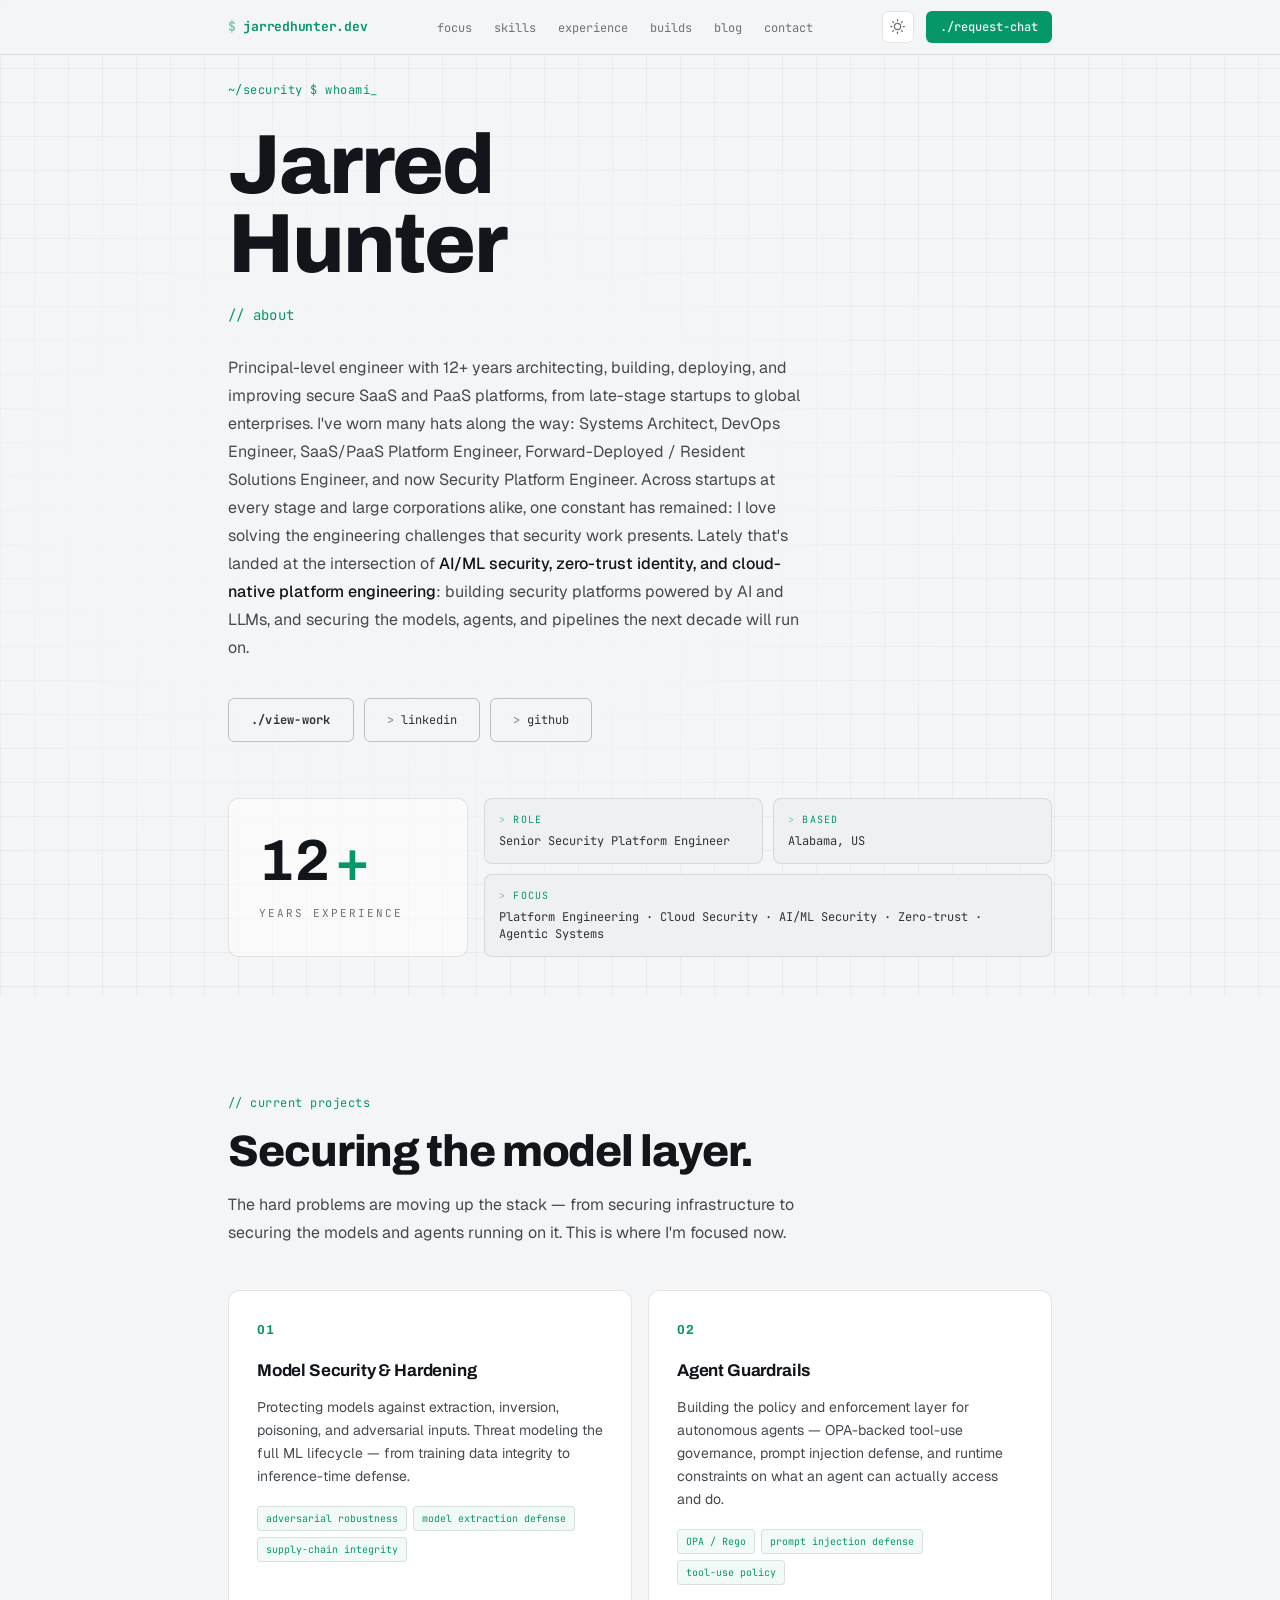
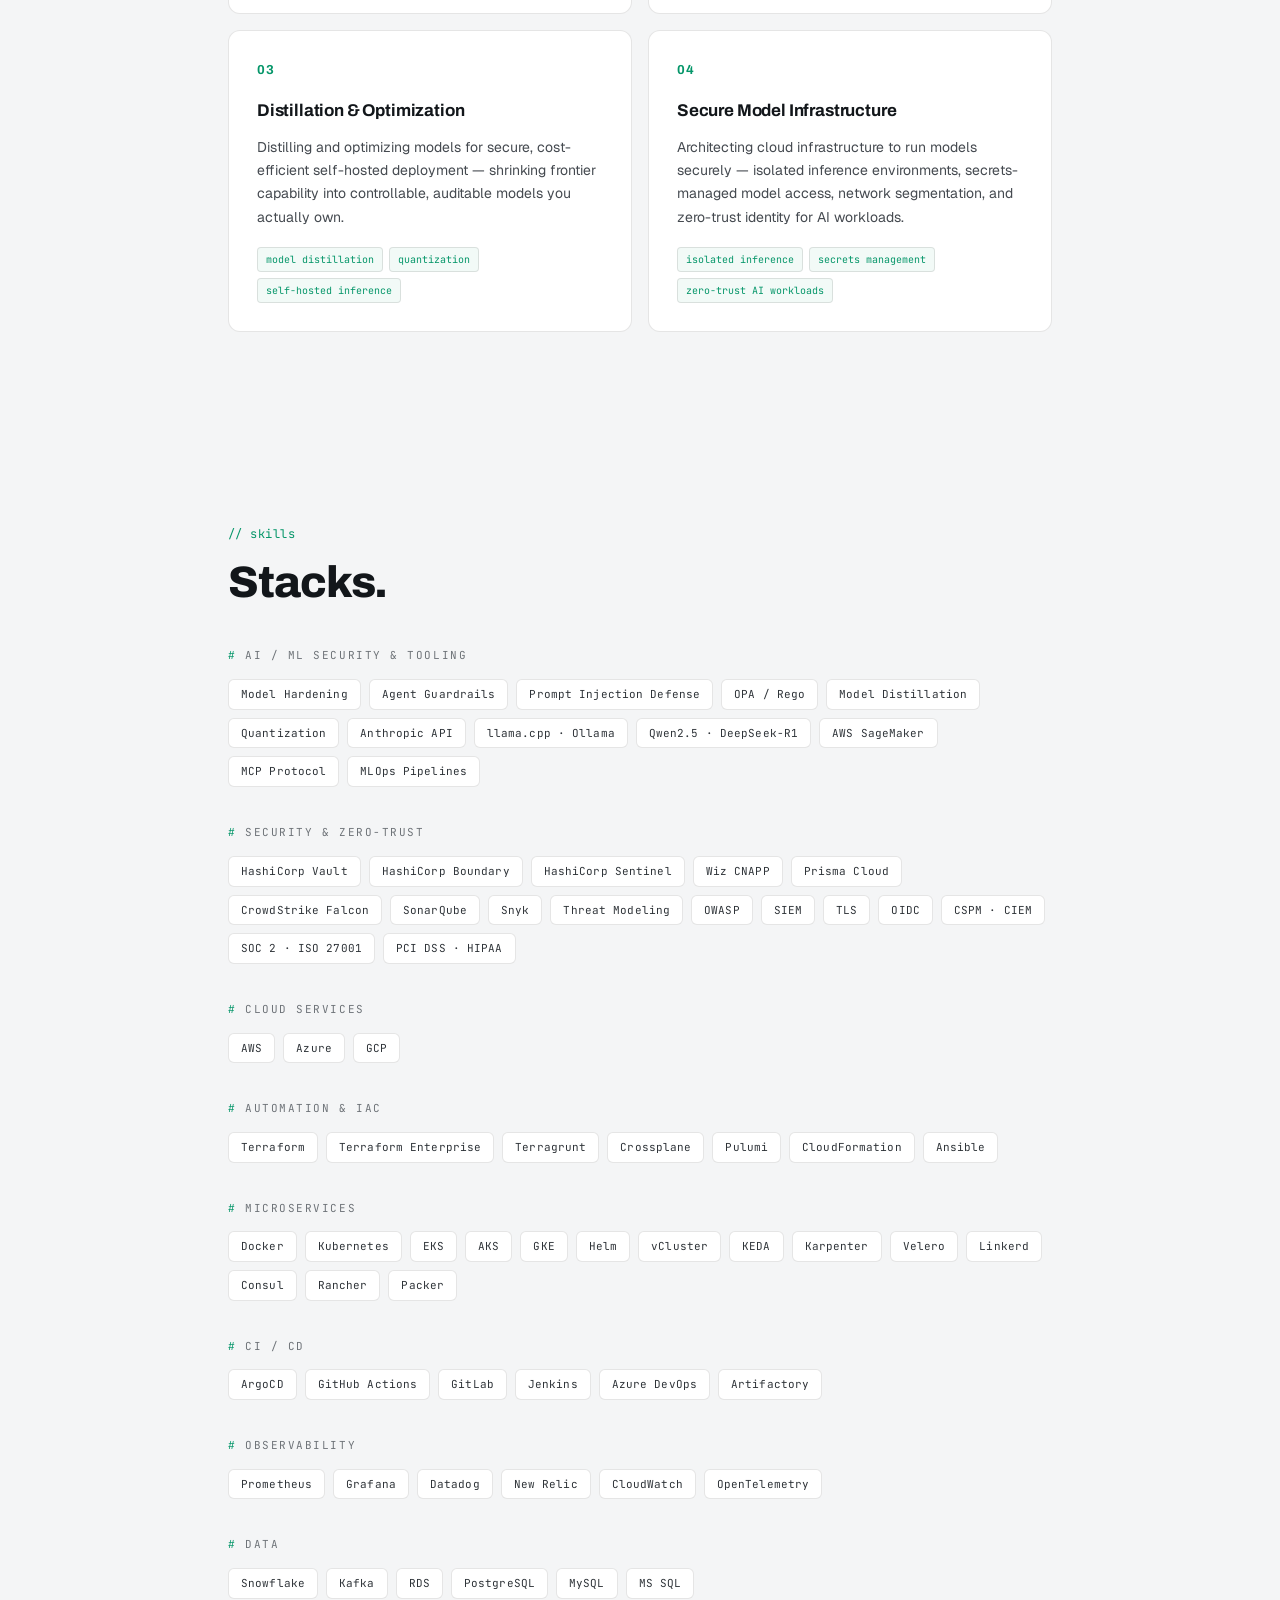
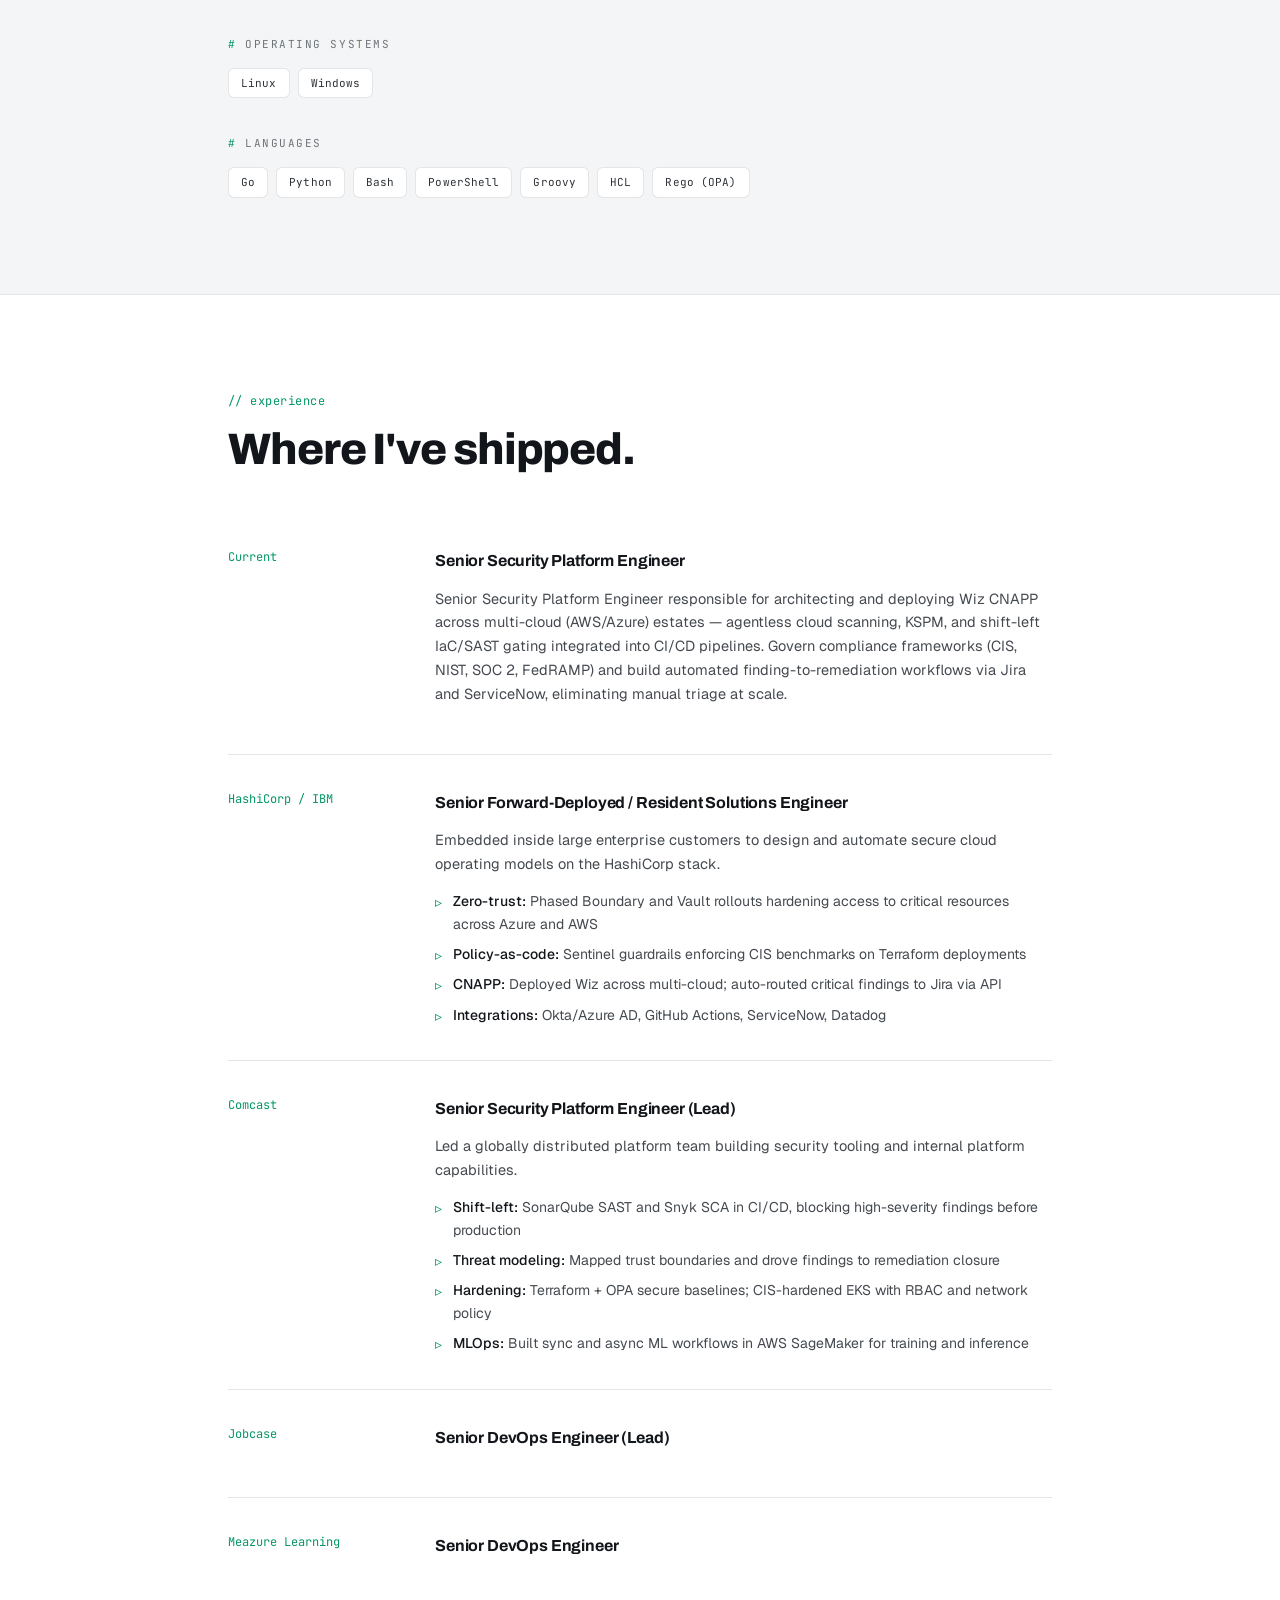
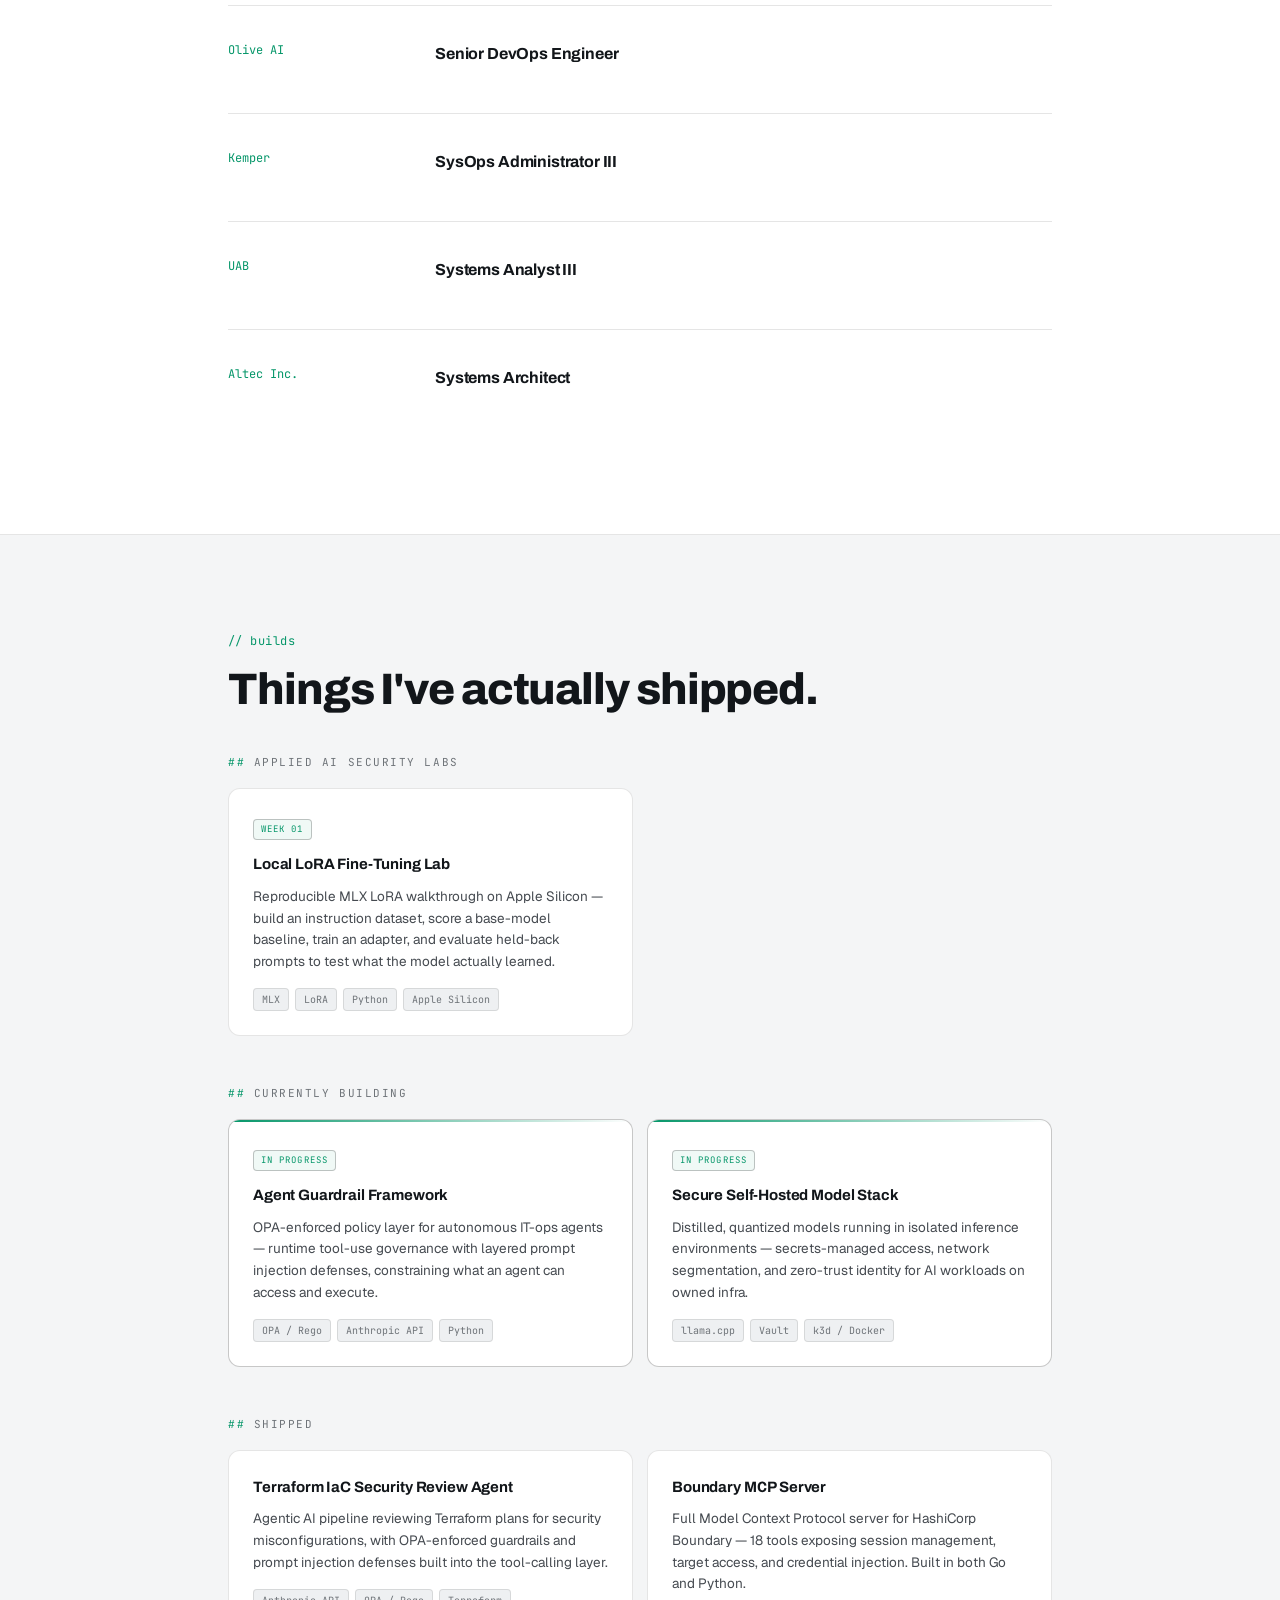
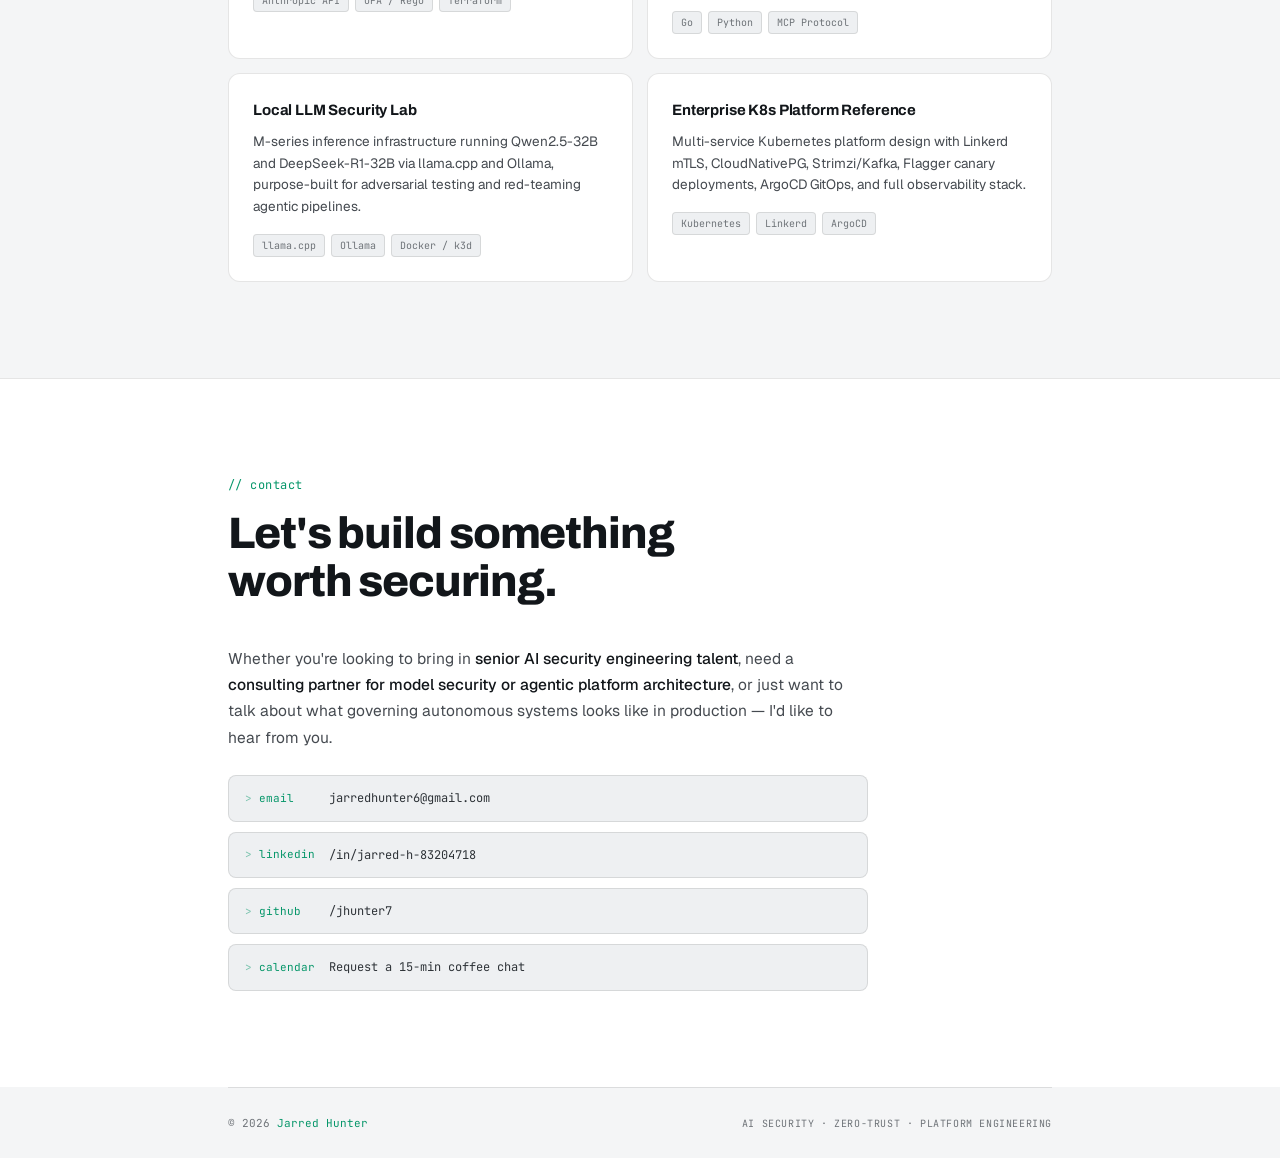
<file: src/index.html>
<!DOCTYPE html>
<html lang="en" data-theme="dark">
<head>
  <meta charset="UTF-8" />
  <meta name="viewport" content="width=device-width, initial-scale=1.0" />
  <title>Jarred Hunter — AI Security &amp; Platform Engineering</title>
  <meta name="description" content="Jarred Hunter — security engineer, securing AI/ML systems: model hardening, agent guardrails, secure model infrastructure, and zero-trust platform engineering." />
  <link rel="sitemap" type="application/xml" title="Sitemap" href="/sitemap.xml" />

  <link rel="preconnect" href="https://fonts.googleapis.com" />
  <link rel="preconnect" href="https://fonts.gstatic.com" crossorigin />
  <link href="https://fonts.googleapis.com/css2?family=Archivo:wght@400;500;600;700;800;900&family=Geist:wght@300;400;500;600&family=JetBrains+Mono:ital,wght@0,400;0,500;0,700;1,400&display=swap" rel="stylesheet" />

  <link rel="stylesheet" href="css/style.css" />
  <script defer src="https://cloud.umami.is/script.js" data-website-id="7b5f57f9-e7fa-4ba4-9820-37300ce57bfb" data-host-url="https://cloud.umami.is" data-domains="jarredhunter.dev,www.jarredhunter.dev"></script>
</head>
<body>

  <!-- ── NAV ── -->
  <nav>
    <div class="nav-inner">
      <a href="#home" class="logo">jarredhunter.dev</a>
      <button class="nav-toggle" id="nav-toggle" type="button" aria-label="Open menu" aria-expanded="false" aria-controls="site-nav">
        <svg width="18" height="18" viewBox="0 0 24 24" fill="none" stroke="currentColor" stroke-width="2" stroke-linecap="round" aria-hidden="true">
          <line x1="3" y1="6" x2="21" y2="6"/><line x1="3" y1="12" x2="21" y2="12"/><line x1="3" y1="18" x2="21" y2="18"/>
        </svg>
      </button>
      <ul class="nav-links" id="site-nav">
        <li><a href="#focus">focus</a></li>
        <li><a href="#technologies">skills</a></li>
        <li><a href="#work-experience">experience</a></li>
        <li><a href="#projects">builds</a></li>
        <li><a href="blog/">blog</a></li>
        <li><a href="#contact">contact</a></li>
      </ul>
      <div class="nav-right">
        <button class="theme-toggle" id="theme-toggle" aria-label="Toggle theme">
          <svg class="icon-moon" width="15" height="15" viewBox="0 0 24 24" fill="none" stroke="currentColor" stroke-width="2" stroke-linecap="round" stroke-linejoin="round"><path d="M21 12.79A9 9 0 1 1 11.21 3 7 7 0 0 0 21 12.79z"/></svg>
          <svg class="icon-sun" width="15" height="15" viewBox="0 0 24 24" fill="none" stroke="currentColor" stroke-width="2" stroke-linecap="round" stroke-linejoin="round"><circle cx="12" cy="12" r="5"/><line x1="12" y1="1" x2="12" y2="3"/><line x1="12" y1="21" x2="12" y2="23"/><line x1="4.22" y1="4.22" x2="5.64" y2="5.64"/><line x1="18.36" y1="18.36" x2="19.78" y2="19.78"/><line x1="1" y1="12" x2="3" y2="12"/><line x1="21" y1="12" x2="23" y2="12"/><line x1="4.22" y1="19.78" x2="5.64" y2="18.36"/><line x1="18.36" y1="5.64" x2="19.78" y2="4.22"/></svg>
        </button>
        <a href="https://cal.com/jhunter7/" class="nav-cta" target="_blank" rel="noopener">./request-chat</a>
      </div>
    </div>
  </nav>

  <!-- ── HERO ── -->
  <section id="home">
    <div class="container hero-content">
      <div class="prompt">~/security $ whoami<span class="cursor">_</span></div>
      <h1 class="hero-name">Jarred<br />Hunter</h1>
      <div class="hero-sub">about</div>
      <p class="hero-desc">
        Principal-level engineer with 12+ years architecting, building, deploying, and improving secure SaaS and PaaS platforms, from late-stage startups to global enterprises. I've worn many hats along the way: Systems Architect, DevOps Engineer,
        SaaS/PaaS Platform Engineer, Forward-Deployed / Resident Solutions Engineer, and now Security Platform Engineer.
        Across startups at every stage and large corporations alike, one constant has remained: I love solving the
        engineering challenges that security work presents. Lately that's landed at the intersection of <strong>AI/ML
        security, zero-trust identity, and cloud-native platform engineering</strong>: building security platforms
        powered by AI and LLMs, and securing the models, agents, and pipelines the next decade will run on.
      </p>
      <div class="hero-actions">
        <a href="#focus" class="btn-primary">./view-work</a>
        <a href="https://www.linkedin.com/in/jarred-h-83204718/" class="btn-ghost" target="_blank" rel="noopener">linkedin</a>
        <a href="https://github.com/jhunter7/" class="btn-ghost" target="_blank" rel="noopener">github</a>
      </div>
      <div class="hero-meta-row">
        <div class="hero-stat">
          <div class="stat-num">12<span>+</span></div>
          <div class="stat-label">Years Experience</div>
        </div>
        <div class="hero-meta">
          <div class="meta-card">
            <div class="meta-k">role</div>
            <div class="meta-v">Senior Security Platform Engineer</div>
          </div>
          <div class="meta-card">
            <div class="meta-k">based</div>
            <div class="meta-v">Alabama, US</div>
          </div>
          <div class="meta-card meta-card-wide">
            <div class="meta-k">focus</div>
            <div class="meta-v">Platform Engineering · Cloud Security · AI/ML Security · Zero-trust · Agentic Systems</div>
          </div>
        </div>
      </div>
    </div>
  </section>

  <!-- ── FOCUS (forward-looking) ── -->
  <section id="focus">
    <div class="container">
      <p class="section-tag reveal">// current projects</p>
      <h2 class="section-heading reveal">Securing the model layer.</h2>
      <p class="focus-intro reveal">
        The hard problems are moving up the stack — from securing infrastructure to securing the models and agents
        running on it. This is where I'm focused now.
      </p>
      <div class="focus-grid reveal">

        <div class="focus-card">
          <div class="focus-num">01</div>
          <div class="focus-title">Model Security &amp; Hardening</div>
          <p class="focus-desc">
            Protecting models against extraction, inversion, poisoning, and adversarial inputs.
            Threat modeling the full ML lifecycle — from training data integrity to inference-time defense.
          </p>
          <div class="focus-tags">
            <span>adversarial robustness</span><span>model extraction defense</span><span>supply-chain integrity</span>
          </div>
        </div>

        <div class="focus-card">
          <div class="focus-num">02</div>
          <div class="focus-title">Agent Guardrails</div>
          <p class="focus-desc">
            Building the policy and enforcement layer for autonomous agents — OPA-backed tool-use governance,
            prompt injection defense, and runtime constraints on what an agent can actually access and do.
          </p>
          <div class="focus-tags">
            <span>OPA / Rego</span><span>prompt injection defense</span><span>tool-use policy</span>
          </div>
        </div>

        <div class="focus-card">
          <div class="focus-num">03</div>
          <div class="focus-title">Distillation &amp; Optimization</div>
          <p class="focus-desc">
            Distilling and optimizing models for secure, cost-efficient self-hosted deployment — shrinking
            frontier capability into controllable, auditable models you actually own.
          </p>
          <div class="focus-tags">
            <span>model distillation</span><span>quantization</span><span>self-hosted inference</span>
          </div>
        </div>

        <div class="focus-card">
          <div class="focus-num">04</div>
          <div class="focus-title">Secure Model Infrastructure</div>
          <p class="focus-desc">
            Architecting cloud infrastructure to run models securely — isolated inference environments,
            secrets-managed model access, network segmentation, and zero-trust identity for AI workloads.
          </p>
          <div class="focus-tags">
            <span>isolated inference</span><span>secrets management</span><span>zero-trust AI workloads</span>
          </div>
        </div>

      </div>
    </div>
  </section>

  <!-- ── SKILLS ── -->
  <section id="technologies">
    <div class="container">
      <p class="section-tag reveal">// skills</p>
      <h2 class="section-heading reveal">Stacks.</h2>
      <div class="skills-categories reveal">

        <div class="skill-block">
          <p class="skill-category-label">AI / ML Security &amp; Tooling</p>
          <div class="skill-pills">
            <span class="pill">Model Hardening</span>
            <span class="pill">Agent Guardrails</span>
            <span class="pill">Prompt Injection Defense</span>
            <span class="pill">OPA / Rego</span>
            <span class="pill">Model Distillation</span>
            <span class="pill">Quantization</span>
            <span class="pill">Anthropic API</span>
            <span class="pill">llama.cpp · Ollama</span>
            <span class="pill">Qwen2.5 · DeepSeek-R1</span>
            <span class="pill">AWS SageMaker</span>
            <span class="pill">MCP Protocol</span>
            <span class="pill">MLOps Pipelines</span>
          </div>
        </div>

        <div class="skill-block">
          <p class="skill-category-label">Security &amp; Zero-Trust</p>
          <div class="skill-pills">
            <span class="pill">HashiCorp Vault</span>
            <span class="pill">HashiCorp Boundary</span>
            <span class="pill">HashiCorp Sentinel</span>
            <span class="pill">Wiz CNAPP</span>
            <span class="pill">Prisma Cloud</span>
            <span class="pill">CrowdStrike Falcon</span>
            <span class="pill">SonarQube</span>
            <span class="pill">Snyk</span>
            <span class="pill">Threat Modeling</span>
            <span class="pill">OWASP</span>
            <span class="pill">SIEM</span>
            <span class="pill">TLS</span>
            <span class="pill">OIDC</span>
            <span class="pill">CSPM · CIEM</span>
            <span class="pill">SOC 2 · ISO 27001</span>
            <span class="pill">PCI DSS · HIPAA</span>
          </div>
        </div>

        <div class="skill-block">
          <p class="skill-category-label">Cloud Services</p>
          <div class="skill-pills">
            <span class="pill">AWS</span>
            <span class="pill">Azure</span>
            <span class="pill">GCP</span>
          </div>
        </div>

        <div class="skill-block">
          <p class="skill-category-label">Automation &amp; IaC</p>
          <div class="skill-pills">
            <span class="pill">Terraform</span>
            <span class="pill">Terraform Enterprise</span>
            <span class="pill">Terragrunt</span>
            <span class="pill">Crossplane</span>
            <span class="pill">Pulumi</span>
            <span class="pill">CloudFormation</span>
            <span class="pill">Ansible</span>
          </div>
        </div>

        <div class="skill-block">
          <p class="skill-category-label">Microservices</p>
          <div class="skill-pills">
            <span class="pill">Docker</span>
            <span class="pill">Kubernetes</span>
            <span class="pill">EKS</span>
            <span class="pill">AKS</span>
            <span class="pill">GKE</span>
            <span class="pill">Helm</span>
            <span class="pill">vCluster</span>
            <span class="pill">KEDA</span>
            <span class="pill">Karpenter</span>
            <span class="pill">Velero</span>
            <span class="pill">Linkerd</span>
            <span class="pill">Consul</span>
            <span class="pill">Rancher</span>
            <span class="pill">Packer</span>
          </div>
        </div>

        <div class="skill-block">
          <p class="skill-category-label">CI / CD</p>
          <div class="skill-pills">
            <span class="pill">ArgoCD</span>
            <span class="pill">GitHub Actions</span>
            <span class="pill">GitLab</span>
            <span class="pill">Jenkins</span>
            <span class="pill">Azure DevOps</span>
            <span class="pill">Artifactory</span>
          </div>
        </div>

        <div class="skill-block">
          <p class="skill-category-label">Observability</p>
          <div class="skill-pills">
            <span class="pill">Prometheus</span>
            <span class="pill">Grafana</span>
            <span class="pill">Datadog</span>
            <span class="pill">New Relic</span>
            <span class="pill">CloudWatch</span>
            <span class="pill">OpenTelemetry</span>
          </div>
        </div>

        <div class="skill-block">
          <p class="skill-category-label">Data</p>
          <div class="skill-pills">
            <span class="pill">Snowflake</span>
            <span class="pill">Kafka</span>
            <span class="pill">RDS</span>
            <span class="pill">PostgreSQL</span>
            <span class="pill">MySQL</span>
            <span class="pill">MS SQL</span>
          </div>
        </div>

        <div class="skill-block">
          <p class="skill-category-label">Operating Systems</p>
          <div class="skill-pills">
            <span class="pill">Linux</span>
            <span class="pill">Windows</span>
          </div>
        </div>

        <div class="skill-block">
          <p class="skill-category-label">Languages</p>
          <div class="skill-pills">
            <span class="pill">Go</span>
            <span class="pill">Python</span>
            <span class="pill">Bash</span>
            <span class="pill">PowerShell</span>
            <span class="pill">Groovy</span>
            <span class="pill">HCL</span>
            <span class="pill">Rego (OPA)</span>
          </div>
        </div>

      </div>
    </div>
  </section>

  <!-- ── EXPERIENCE ── -->
  <section id="work-experience">
    <div class="container">
      <p class="section-tag reveal">// experience</p>
      <h2 class="section-heading reveal">Where I've shipped.</h2>
      <div class="timeline">

        <div class="timeline-item reveal">
          <div class="timeline-meta">
            <div class="timeline-company">Current</div>
          </div>
          <div class="timeline-body">
            <div class="timeline-role">Senior Security Platform Engineer</div>
            <p class="timeline-desc">Senior Security Platform Engineer responsible for architecting and deploying Wiz CNAPP across multi-cloud (AWS/Azure) estates — agentless cloud scanning, KSPM, and shift-left IaC/SAST gating integrated into CI/CD pipelines.
              Govern compliance frameworks (CIS, NIST, SOC 2, FedRAMP) and build automated finding-to-remediation workflows via Jira and ServiceNow, eliminating manual triage at scale.</p>
          </div>
        </div>

        <div class="timeline-item reveal">
          <div class="timeline-meta">
            <div class="timeline-company">HashiCorp / IBM</div>
          </div>
          <div class="timeline-body">
            <div class="timeline-role">Senior Forward-Deployed / Resident Solutions Engineer</div>
            <p class="timeline-desc">Embedded inside large enterprise customers to design and automate secure cloud operating models on the HashiCorp stack.</p>
            <ul class="timeline-bullets">
              <li><strong>Zero-trust:</strong> Phased Boundary and Vault rollouts hardening access to critical resources across Azure and AWS</li>
              <li><strong>Policy-as-code:</strong> Sentinel guardrails enforcing CIS benchmarks on Terraform deployments</li>
              <li><strong>CNAPP:</strong> Deployed Wiz across multi-cloud; auto-routed critical findings to Jira via API</li>
              <li><strong>Integrations:</strong> Okta/Azure AD, GitHub Actions, ServiceNow, Datadog</li>
            </ul>
          </div>
        </div>

        <div class="timeline-item reveal">
          <div class="timeline-meta">
            <div class="timeline-company">Comcast</div>
          </div>
          <div class="timeline-body">
            <div class="timeline-role">Senior Security Platform Engineer (Lead)</div>
            <p class="timeline-desc">Led a globally distributed platform team building security tooling and internal platform capabilities.</p>
            <ul class="timeline-bullets">
              <li><strong>Shift-left:</strong> SonarQube SAST and Snyk SCA in CI/CD, blocking high-severity findings before production</li>
              <li><strong>Threat modeling:</strong> Mapped trust boundaries and drove findings to remediation closure</li>
              <li><strong>Hardening:</strong> Terraform + OPA secure baselines; CIS-hardened EKS with RBAC and network policy</li>
              <li><strong>MLOps:</strong> Built sync and async ML workflows in AWS SageMaker for training and inference</li>
            </ul>
          </div>
        </div>

        <div class="timeline-item reveal">
          <div class="timeline-meta">
            <div class="timeline-company">Jobcase</div>
          </div>
          <div class="timeline-body">
            <div class="timeline-role">Senior DevOps Engineer (Lead)</div>
          </div>
        </div>

        <div class="timeline-item reveal">
          <div class="timeline-meta">
            <div class="timeline-company">Meazure Learning</div>
          </div>
          <div class="timeline-body">
            <div class="timeline-role">Senior DevOps Engineer</div>
          </div>
        </div>

        <div class="timeline-item reveal">
          <div class="timeline-meta">
            <div class="timeline-company">Olive AI</div>
          </div>
          <div class="timeline-body">
            <div class="timeline-role">Senior DevOps Engineer</div>
          </div>
        </div>

        <div class="timeline-item reveal">
          <div class="timeline-meta">
            <div class="timeline-company">Kemper</div>
          </div>
          <div class="timeline-body">
            <div class="timeline-role">SysOps Administrator III</div>
          </div>
        </div>

        <div class="timeline-item reveal">
          <div class="timeline-meta">
            <div class="timeline-company">UAB</div>
          </div>
          <div class="timeline-body">
            <div class="timeline-role">Systems Analyst III</div>
          </div>
        </div>

        <div class="timeline-item reveal">
          <div class="timeline-meta">
            <div class="timeline-company">Altec Inc.</div>
          </div>
          <div class="timeline-body">
            <div class="timeline-role">Systems Architect</div>
          </div>
        </div>

      </div>
    </div>
  </section>

  <!-- ── PROJECTS / BUILDS ── -->
  <section id="projects">
    <div class="container">
      <p class="section-tag reveal">// builds</p>
      <h2 class="section-heading reveal">Things I've actually shipped.</h2>

      <p class="builds-subhead reveal">Applied AI Security Labs</p>
      <div class="projects-grid reveal">

        <a href="https://github.com/jhunter7/applied-ai-security-labs/tree/main/week-01-local-lora" class="project-card" target="_blank" rel="noopener">
          <div class="building-tag">week 01</div>
          <div class="project-name">Local LoRA Fine-Tuning Lab</div>
          <div class="project-desc">Reproducible MLX LoRA walkthrough on Apple Silicon — build an instruction dataset, score a base-model baseline, train an adapter, and evaluate held-back prompts to test what the model actually learned.</div>
          <div class="project-tags"><span class="project-tag">MLX</span><span class="project-tag">LoRA</span><span class="project-tag">Python</span><span class="project-tag">Apple Silicon</span></div>
        </a>

      </div>

      <p class="builds-subhead reveal" style="margin-top:48px;">Currently building</p>
      <div class="projects-grid reveal">

        <a href="https://github.com/jhunter7/" class="project-card building" target="_blank" rel="noopener">
          <div class="building-tag">in progress</div>
          <div class="project-name">Agent Guardrail Framework</div>
          <div class="project-desc">OPA-enforced policy layer for autonomous IT-ops agents — runtime tool-use governance with layered prompt injection defenses, constraining what an agent can access and execute.</div>
          <div class="project-tags"><span class="project-tag">OPA / Rego</span><span class="project-tag">Anthropic API</span><span class="project-tag">Python</span></div>
        </a>

        <a href="https://github.com/jhunter7/" class="project-card building" target="_blank" rel="noopener">
          <div class="building-tag">in progress</div>
          <div class="project-name">Secure Self-Hosted Model Stack</div>
          <div class="project-desc">Distilled, quantized models running in isolated inference environments — secrets-managed access, network segmentation, and zero-trust identity for AI workloads on owned infra.</div>
          <div class="project-tags"><span class="project-tag">llama.cpp</span><span class="project-tag">Vault</span><span class="project-tag">k3d / Docker</span></div>
        </a>

      </div>

      <p class="builds-subhead reveal" style="margin-top:48px;">Shipped</p>
      <div class="projects-grid reveal">

        <a href="https://github.com/jhunter7/" class="project-card" target="_blank" rel="noopener">
          <div class="project-name">Terraform IaC Security Review Agent</div>
          <div class="project-desc">Agentic AI pipeline reviewing Terraform plans for security misconfigurations, with OPA-enforced guardrails and prompt injection defenses built into the tool-calling layer.</div>
          <div class="project-tags"><span class="project-tag">Anthropic API</span><span class="project-tag">OPA / Rego</span><span class="project-tag">Terraform</span></div>
        </a>

        <a href="https://github.com/jhunter7/" class="project-card" target="_blank" rel="noopener">
          <div class="project-name">Boundary MCP Server</div>
          <div class="project-desc">Full Model Context Protocol server for HashiCorp Boundary — 18 tools exposing session management, target access, and credential injection. Built in both Go and Python.</div>
          <div class="project-tags"><span class="project-tag">Go</span><span class="project-tag">Python</span><span class="project-tag">MCP Protocol</span></div>
        </a>

        <a href="https://github.com/jhunter7/" class="project-card" target="_blank" rel="noopener">
          <div class="project-name">Local LLM Security Lab</div>
          <div class="project-desc">M-series inference infrastructure running Qwen2.5-32B and DeepSeek-R1-32B via llama.cpp and Ollama, purpose-built for adversarial testing and red-teaming agentic pipelines.</div>
          <div class="project-tags"><span class="project-tag">llama.cpp</span><span class="project-tag">Ollama</span><span class="project-tag">Docker / k3d</span></div>
        </a>

        <a href="https://github.com/jhunter7/" class="project-card" target="_blank" rel="noopener">
          <div class="project-name">Enterprise K8s Platform Reference</div>
          <div class="project-desc">Multi-service Kubernetes platform design with Linkerd mTLS, CloudNativePG, Strimzi/Kafka, Flagger canary deployments, ArgoCD GitOps, and full observability stack.</div>
          <div class="project-tags"><span class="project-tag">Kubernetes</span><span class="project-tag">Linkerd</span><span class="project-tag">ArgoCD</span></div>
        </a>

      </div>
    </div>
  </section>

  <!-- ── CONTACT ── -->
  <section id="contact">
    <div class="container">
      <p class="section-tag reveal">// contact</p>
      <h2 class="section-heading reveal">Let's build something<br />worth securing.</h2>
      <div class="contact-grid reveal">
        <p class="contact-lede">
          Whether you're looking to bring in <strong>senior AI security engineering talent</strong>,
          need a <strong>consulting partner for model security or agentic platform architecture</strong>,
          or just want to talk about what governing autonomous systems looks like in production — I'd like to hear from you.
        </p>
        <div class="contact-links">
          <a href="mailto:jarredhunter6@gmail.com" class="contact-link"><span class="ck">email</span>jarredhunter6@gmail.com</a>
          <a href="https://www.linkedin.com/in/jarred-h-83204718/" class="contact-link" target="_blank" rel="noopener"><span class="ck">linkedin</span>/in/jarred-h-83204718</a>
          <a href="https://github.com/jhunter7/" class="contact-link" target="_blank" rel="noopener"><span class="ck">github</span>/jhunter7</a>
          <a href="https://cal.com/jhunter7/" class="contact-link" target="_blank" rel="noopener"><span class="ck">calendar</span>Request a 15-min coffee chat</a>
        </div>
      </div>
    </div>
  </section>

  <!-- ── FOOTER ── -->
  <div class="container">
    <footer>
      <div class="footer-left">© 2026 <span>Jarred Hunter</span></div>
      <div class="footer-right">AI SECURITY · ZERO-TRUST · PLATFORM ENGINEERING</div>
    </footer>
  </div>

  <script src="js/main.js"></script>
</body>
</html>
</file>
<file: src/css/style.css>
/* ============================================
   Jarred Hunter — jarredhunter.dev
   Direction 1: Terminal / Command-line
   Static · light/dark via [data-theme]
   ============================================ */

*, *::before, *::after { box-sizing: border-box; margin: 0; padding: 0; }

:root {
  --display: 'Archivo', sans-serif;
  --mono:    'JetBrains Mono', monospace;
  --body:    'Geist', -apple-system, BlinkMacSystemFont, sans-serif;
  --green:   #00ff9c;
}

/* DARK (default) */
[data-theme="dark"] {
  --bg:      #0a0c0d;
  --bg2:     #0f1113;
  --bg3:     #131618;
  --border:  rgba(255,255,255,0.10);
  --border2: rgba(255,255,255,0.22);
  --text:    #e8eaed;
  --prose:   #f0f2f4;
  --dim:     #a8b0b8;
  --heading: #ffffff;
  --accent:  var(--green);
  --grid:    rgba(255,255,255,0.035);
}

/* LIGHT */
[data-theme="light"] {
  --bg:      #f4f5f6;
  --bg2:     #ffffff;
  --bg3:     #eef0f2;
  --border:  rgba(0,0,0,0.10);
  --border2: rgba(0,0,0,0.22);
  --text:    #2e3338;
  --prose:   #454a50;
  --dim:     #6e7378;
  --heading: #12161a;
  --accent:  #059669;
  --grid:    rgba(0,0,0,0.04);
}

html { scroll-behavior: smooth; }

body {
  background: var(--bg);
  color: var(--text);
  font-family: var(--mono);
  font-weight: 400;
  line-height: 1.7;
  overflow-x: hidden;
  transition: background .3s, color .3s;
}

::-webkit-scrollbar { width: 4px; }
::-webkit-scrollbar-track { background: var(--bg); }
::-webkit-scrollbar-thumb { background: var(--border2); border-radius: 2px; }

.container { max-width: 880px; margin: 0 auto; padding: 0 28px; }

/* ─── NAV ─── */
nav {
  position: fixed; top: 0; left: 0; right: 0; z-index: 100;
  border-bottom: 1px solid var(--border);
  background: color-mix(in srgb, var(--bg) 88%, transparent);
  backdrop-filter: blur(10px);
}
.nav-inner {
  max-width: 880px; margin: 0 auto; padding: 0 28px;
  display: flex; align-items: center; justify-content: space-between; height: 54px;
}
.logo {
  font-family: var(--mono); font-size: 13px; font-weight: 700;
  color: var(--accent); letter-spacing: -.02em; text-decoration: none;
}
.logo::before { content: '$ '; opacity: .5; }
.nav-links { display: flex; gap: 22px; list-style: none; }
.nav-links a {
  font-family: var(--mono); font-size: 12px; color: var(--dim);
  text-decoration: none; transition: color .2s;
}
.nav-links a::before { content: ''; }
.nav-links a:hover { color: var(--accent); }
.nav-toggle {
  display: none;
  width: 32px; height: 32px; border: 1px solid var(--border); border-radius: 6px;
  background: var(--bg2); color: var(--dim); cursor: pointer;
  align-items: center; justify-content: center; padding: 0;
  transition: border-color .2s, color .2s;
}
.nav-toggle:hover { border-color: var(--accent); color: var(--accent); }
.nav-right { display: flex; align-items: center; gap: 12px; }
.theme-toggle {
  width: 32px; height: 32px; border: 1px solid var(--border); border-radius: 6px;
  background: var(--bg2); color: var(--dim); cursor: pointer;
  display: flex; align-items: center; justify-content: center; transition: .2s;
}
.theme-toggle:hover { border-color: var(--accent); color: var(--accent); }
[data-theme="dark"] .icon-sun  { display: none; }
[data-theme="dark"] .icon-moon { display: block; }
[data-theme="light"] .icon-sun  { display: block; }
[data-theme="light"] .icon-moon { display: none; }
.nav-cta {
  font-family: var(--mono); font-size: 12px; font-weight: 500;
  padding: 6px 14px; border-radius: 6px; background: var(--accent); color: var(--bg);
  text-decoration: none; white-space: nowrap; transition: opacity .15s;
}
.nav-cta:hover { opacity: .85; }

/* ─── HERO ─── */
#home {
  min-height: 100vh; display: flex; align-items: center;
  padding: 80px 0 40px; position: relative; overflow: hidden;
}
#home::before {
  content: ''; position: absolute; inset: 0;
  background-image:
    linear-gradient(var(--grid) 1px, transparent 1px),
    linear-gradient(90deg, var(--grid) 1px, transparent 1px);
  background-size: 34px 34px;
  animation: gridMove 22s linear infinite;
}
/* Soft fade so the grid recedes behind the text but stays at the edges */
#home::after {
  content: ''; position: absolute; inset: 0; pointer-events: none;
  background: radial-gradient(
    ellipse 70% 65% at 32% 50%,
    var(--bg) 0%,
    color-mix(in srgb, var(--bg) 85%, transparent) 38%,
    transparent 70%
  );
}
@keyframes gridMove { to { background-position: 34px 34px; } }
.hero-content { position: relative; z-index: 1; }
.prompt {
  font-size: 12px; color: var(--accent); margin-bottom: 26px; letter-spacing: .04em;
  opacity: 0; animation: fadeUp .6s ease .1s forwards;
}
.cursor { animation: blink 1.1s steps(1) infinite; }
@keyframes blink { 50% { opacity: 0; } }

.hero-name {
  font-family: var(--display);
  font-weight: 800;
  font-size: clamp(48px, 9vw, 84px);
  line-height: .94;
  letter-spacing: -.025em;
  color: var(--heading);
  margin-bottom: 20px;
  opacity: 0; animation: fadeUp .6s ease .2s forwards;
}
.hero-sub {
  font-size: 14px; color: var(--accent); margin-bottom: 26px; letter-spacing: .02em;
  opacity: 0; animation: fadeUp .6s ease .3s forwards;
}
.hero-sub::before { content: '// '; }
.hero-desc {
  font-family: var(--body);
  font-size: 16px; color: var(--prose); max-width: 580px; line-height: 1.75; margin-bottom: 36px;
  opacity: 0; animation: fadeUp .6s ease .4s forwards;
}
.hero-desc strong { color: var(--heading); font-weight: 500; }
.hero-actions {
  display: flex; gap: 10px; flex-wrap: wrap; margin-bottom: 56px;
  opacity: 0; animation: fadeUp .6s ease .5s forwards;
}
.btn-primary {
  font-family: var(--mono); font-size: 12px; font-weight: 700; padding: 11px 22px;
  border-radius: 6px; background: transparent; border: 1px solid var(--border2); color: var(--text);
  text-decoration: none; letter-spacing: .02em; transition: border-color .2s, color .2s, transform .15s;
}
.btn-primary:hover { border-color: var(--accent); color: var(--accent); transform: translateY(-1px); }
.btn-ghost {
  font-family: var(--mono); font-size: 12px; padding: 11px 22px; border-radius: 6px;
  border: 1px solid var(--border2); color: var(--text); text-decoration: none;
  transition: border-color .2s, color .2s, transform .15s;
}
.btn-ghost::before { content: '> '; opacity: .6; }
.btn-ghost:hover { border-color: var(--accent); color: var(--accent); transform: translateY(-1px); }

/* ── HERO STAT — fixed number rendering ── */
/* hero meta row: stat block + relocated info cards side by side */
.hero-meta-row {
  display: flex; gap: 16px; align-items: stretch; flex-wrap: wrap;
  opacity: 0; animation: fadeUp .6s ease .6s forwards;
}
.hero-stat {
  border: 1px solid var(--border); border-radius: 10px;
  padding: 26px 30px; width: fit-content; min-width: 240px;
  display: flex; flex-direction: column; justify-content: center;
  background: color-mix(in srgb, var(--bg2) 50%, transparent);
}
.hero-meta {
  flex: 1; min-width: 280px;
  display: grid; grid-template-columns: 1fr 1fr; gap: 10px;
}
.meta-card {
  background: var(--bg3); border: 1px solid var(--border); border-radius: 8px;
  padding: 12px 14px; transition: border-color .2s;
}
.meta-card:hover { border-color: var(--border2); }
.meta-card-wide { grid-column: 1 / -1; }
.meta-k {
  font-family: var(--mono); font-size: 10px; color: var(--accent);
  text-transform: uppercase; letter-spacing: .12em; margin-bottom: 5px;
}
.meta-k::before { content: '> '; opacity: .5; }
.meta-v { font-family: var(--mono); font-size: 12px; color: var(--text); line-height: 1.45; display: flex; align-items: center; gap: 8px; }
.stat-num {
  font-family: var(--display);
  font-weight: 700;              /* lighter than 900 — stops the squish */
  font-size: 58px;
  line-height: 1;
  color: var(--heading);
  letter-spacing: .01em;          /* positive tracking gives the digits room */
  font-variant-numeric: lining-nums proportional-nums;
  display: flex; align-items: flex-start;
}
.stat-num span {
  color: var(--accent);
  margin-left: 4px;
  font-weight: 600;
}
.stat-label {
  font-family: var(--mono); font-size: 11px; color: var(--dim);
  text-transform: uppercase; letter-spacing: .18em; margin-top: 14px;
}

/* ─── SECTION COMMON ─── */
section { padding: 96px 0; }
.section-tag {
  font-family: var(--mono); font-size: 12px; color: var(--accent);
  margin-bottom: 14px; letter-spacing: .04em;
}
.section-heading {
  font-family: var(--display); font-weight: 800; font-size: clamp(28px, 5vw, 44px);
  color: var(--heading); letter-spacing: -.025em; margin-bottom: 40px; line-height: 1.1;
}

/* ─── ABOUT ─── */
#about { background: var(--bg2); border-top: 1px solid var(--border); border-bottom: 1px solid var(--border); }
.about-grid { display: grid; grid-template-columns: 1.4fr 1fr; gap: 48px; align-items: start; }
.about-body p { font-family: var(--body); font-weight: 400; font-size: 15.5px; color: var(--prose); margin-bottom: 18px; line-height: 1.75; }
.about-body p:last-child { margin-bottom: 0; }
.about-body strong { color: var(--heading); font-weight: 500; }
.about-sidebar { display: flex; flex-direction: column; gap: 10px; }
.sidebar-card {
  background: var(--bg3); border: 1px solid var(--border); border-radius: 8px;
  padding: 14px 16px; transition: border-color .2s;
}
.sidebar-card:hover { border-color: var(--border2); }
.sidebar-card-k {
  font-family: var(--mono); font-size: 10px; color: var(--accent);
  text-transform: uppercase; letter-spacing: .12em; margin-bottom: 6px;
}
.sidebar-card-k::before { content: '> '; opacity: .5; }
.sidebar-card-v { font-size: 12.5px; color: var(--text); line-height: 1.5; display: flex; align-items: center; gap: 8px; }

/* ─── FOCUS ─── */
.focus-intro {
  font-family: var(--body);
  font-size: 16px; color: var(--prose); max-width: 600px; line-height: 1.7;
  margin-top: -24px; margin-bottom: 44px;
}
.focus-grid { display: grid; grid-template-columns: 1fr 1fr; gap: 16px; }
.focus-card {
  background: var(--bg2); border: 1px solid var(--border); border-radius: 12px;
  padding: 28px; position: relative; transition: border-color .2s, transform .2s;
}
.focus-card:hover { border-color: var(--border2); transform: translateY(-3px); }
.focus-num {
  font-family: var(--display); font-weight: 700; font-size: 13px; color: var(--accent);
  letter-spacing: .04em; margin-bottom: 16px;
}
.focus-title { font-family: var(--display); font-weight: 700; font-size: 17px; color: var(--heading); margin-bottom: 10px; letter-spacing: -.01em; }
.focus-desc { font-family: var(--body); font-size: 14px; color: var(--prose); line-height: 1.65; margin-bottom: 18px; }
.focus-tags { display: flex; flex-wrap: wrap; gap: 6px; }
.focus-tags span {
  font-family: var(--mono); font-size: 10px; color: var(--accent);
  border: 1px solid var(--border); border-radius: 4px; padding: 3px 8px;
  background: color-mix(in srgb, var(--accent) 5%, transparent);
}

/* ─── SKILLS ─── */
.skills-categories { display: flex; flex-direction: column; gap: 36px; }
.skill-category-label {
  font-family: var(--mono); font-size: 11px; color: var(--dim);
  text-transform: uppercase; letter-spacing: .14em; margin-bottom: 14px;
}
.skill-category-label::before { content: '# '; color: var(--accent); }
.skill-pills { display: flex; flex-wrap: wrap; gap: 8px; }
.pill {
  font-family: var(--mono); font-size: 11px; padding: 5px 12px; border-radius: 6px;
  border: 1px solid var(--border); background: var(--bg2); color: var(--text);
  letter-spacing: .01em; white-space: nowrap; transition: border-color .15s, color .15s, transform .15s;
}
.pill:hover { border-color: var(--border2); color: var(--accent); transform: translateY(-2px); }

/* ─── EXPERIENCE ─── */
#work-experience { background: var(--bg2); border-top: 1px solid var(--border); border-bottom: 1px solid var(--border); }
.timeline { display: flex; flex-direction: column; }
.timeline-item {
  display: grid; grid-template-columns: 175px 1fr; gap: 32px;
  padding: 34px 0; border-bottom: 1px solid var(--border);
}
.timeline-item:last-child { border-bottom: none; }
.timeline-period { font-family: var(--mono); font-size: 11px; color: var(--dim); margin-bottom: 8px; }
.timeline-company { font-family: var(--mono); font-size: 12px; color: var(--accent); }
.timeline-role { font-family: var(--display); font-weight: 700; font-size: 16px; color: var(--heading); margin-bottom: 12px; letter-spacing: -.01em; }
.timeline-desc { font-family: var(--body); font-weight: 400; font-size: 14.5px; color: var(--prose); line-height: 1.65; margin-bottom: 14px; }
.timeline-bullets { list-style: none; display: flex; flex-direction: column; gap: 8px; }
.timeline-bullets li { font-family: var(--body); font-size: 14px; color: var(--prose); line-height: 1.6; padding-left: 18px; position: relative; }
.timeline-bullets li::before { content: '▹'; position: absolute; left: 0; color: var(--accent); top: 1px; }
.timeline-bullets strong { color: var(--heading); font-weight: 500; }

/* ─── PROJECTS ─── */
.builds-subhead {
  font-family: var(--mono); font-size: 11px; color: var(--dim);
  text-transform: uppercase; letter-spacing: .14em; margin-bottom: 16px;
}
.builds-subhead::before { content: '## '; color: var(--accent); }
.projects-grid { display: grid; grid-template-columns: 1fr 1fr; gap: 14px; }
.project-card {
  background: var(--bg2); border: 1px solid var(--border); border-radius: 12px;
  padding: 24px; transition: border-color .2s, transform .2s; position: relative;
  text-decoration: none; display: block; overflow: hidden;
}
.project-card:hover { border-color: var(--border2); transform: translateY(-3px); }
.project-card.building { border-color: var(--border2); }
.project-card.building::before {
  content: ''; position: absolute; top: 0; left: 0; right: 0; height: 2px;
  background: linear-gradient(90deg, var(--accent), transparent);
}
.building-tag {
  display: inline-block; font-family: var(--mono); font-size: 9px; color: var(--accent);
  text-transform: uppercase; letter-spacing: .12em; border: 1px solid var(--border2);
  border-radius: 4px; padding: 2px 7px; margin-bottom: 12px;
  background: color-mix(in srgb, var(--accent) 6%, transparent);
}
.project-name { font-family: var(--display); font-weight: 700; font-size: 15px; color: var(--heading); margin-bottom: 8px; letter-spacing: -.01em; }
.project-desc { font-family: var(--body); font-size: 13.5px; color: var(--prose); line-height: 1.6; margin-bottom: 16px; }
.project-tags { display: flex; flex-wrap: wrap; gap: 6px; }
.project-tag {
  font-family: var(--mono); font-size: 10px; color: var(--dim);
  background: var(--bg3); border: 1px solid var(--border); border-radius: 4px; padding: 2px 8px;
}

/* ─── CONTACT ─── */
#contact { background: var(--bg2); border-top: 1px solid var(--border); }
.contact-grid { max-width: 640px; }
.contact-lede { font-family: var(--body); font-weight: 400; font-size: 15.5px; color: var(--prose); line-height: 1.7; margin-bottom: 24px; }
.contact-lede strong { color: var(--heading); font-weight: 500; }
.contact-links { display: flex; flex-direction: column; gap: 10px; }
.contact-link {
  display: flex; align-items: center; gap: 14px; font-family: var(--mono); font-size: 12px;
  color: var(--text); text-decoration: none; padding: 12px 16px; background: var(--bg3);
  border: 1px solid var(--border); border-radius: 8px; transition: border-color .2s, color .2s;
}
.contact-link:hover { border-color: var(--border2); color: var(--accent); }
.ck { color: var(--accent); min-width: 70px; font-size: 11px; }
.ck::before { content: '> '; opacity: .5; }
/* ─── FOOTER ─── */
footer {
  border-top: 1px solid var(--border); padding: 26px 0;
  display: flex; align-items: center; justify-content: space-between; flex-wrap: wrap; gap: 12px;
}
.footer-left { font-family: var(--mono); font-size: 11px; color: var(--dim); }
.footer-left span { color: var(--accent); }
.footer-right { font-family: var(--mono); font-size: 10px; color: var(--dim); letter-spacing: .06em; }

/* ─── BLOG ─── */
/* Blog pages show content immediately (no scroll-reveal dependency) */
.blog-page .reveal { opacity: 1; transform: none; }
.blog-page nav { position: fixed; }
.blog-page {
  position: relative;
  min-height: 100vh;
  color: var(--prose);
}
.blog-page .section-tag { color: var(--dim); }
.blog-page .section-heading { color: var(--heading); }
.blog-page::before {
  content: '';
  position: fixed;
  inset: 0;
  z-index: -1;
  pointer-events: none;
  background-image:
    linear-gradient(var(--grid) 1px, transparent 1px),
    linear-gradient(90deg, var(--grid) 1px, transparent 1px);
  background-size: 34px 34px;
  animation: gridMove 22s linear infinite;
}
.blog-page::after {
  content: '';
  position: fixed;
  inset: 0;
  z-index: -1;
  pointer-events: none;
  background: radial-gradient(
    ellipse 80% 70% at 50% 20%,
    var(--bg) 0%,
    color-mix(in srgb, var(--bg) 90%, transparent) 45%,
    transparent 75%
  );
}
.blog-main { padding: 100px 0 60px; min-height: 70vh; position: relative; z-index: 1; color: var(--prose); }
.blog-index-lede {
  font-family: var(--body); font-size: 16px; color: var(--prose);
  max-width: 600px; line-height: 1.7; margin-bottom: 36px;
}
.blog-list { display: flex; flex-direction: column; gap: 14px; }
.blog-card {
  display: block; padding: 20px 22px; background: var(--bg2);
  border: 1px solid var(--border); border-radius: 10px;
  transition: border-color .2s, transform .15s;
}
.blog-card:hover { border-color: var(--border2); transform: translateY(-2px); }
.blog-card-date { font-family: var(--mono); font-size: 11px; color: var(--dim); margin-bottom: 8px; }
.blog-card-title {
  font-family: var(--display); font-weight: 700; font-size: 20px;
  margin-bottom: 8px; line-height: 1.25;
}
.blog-card-title a {
  color: var(--heading);
  text-decoration: none;
  transition: color .2s;
}
.blog-card-title a:hover { color: var(--prose); }
.blog-card-summary { font-family: var(--body); font-size: 14px; color: var(--prose); line-height: 1.6; margin-bottom: 12px; }
.blog-card-link {
  display: inline-block;
  font-family: var(--mono); font-size: 11px; color: var(--dim);
  text-decoration: none;
  transition: color .2s;
}
.blog-card-link:hover { color: var(--heading); }
.blog-card-link::before { content: '> '; opacity: .5; }
.blog-empty { font-family: var(--mono); font-size: 13px; color: var(--dim); }
.blog-back { margin-bottom: 24px; }
.blog-back a {
  font-family: var(--mono); font-size: 12px; color: var(--dim);
  text-decoration: none; transition: color .2s;
}
.blog-back a:hover { color: var(--heading); }
.blog-article { max-width: 100%; }
.blog-post-title {
  font-family: var(--display); font-weight: 800; font-size: clamp(28px, 5vw, 40px);
  color: var(--heading); letter-spacing: -.03em; line-height: 1.1; margin-bottom: 10px;
}
.blog-post-date { font-family: var(--mono); font-size: 12px; color: var(--dim); margin-bottom: 28px; }
.blog-content {
  font-family: var(--body); font-size: 17px; color: var(--prose); line-height: 1.75;
}
.blog-content > p:first-child { margin-top: 0; }
.blog-content blockquote {
  margin: 1.4em 0; padding: 14px 18px; border-left: 3px solid var(--border2);
  background: var(--bg3);
  border-radius: 0 8px 8px 0;
}
.blog-content blockquote p { margin-bottom: 0; color: var(--prose); }
.blog-content strong { color: var(--heading); font-weight: 600; }
.blog-content h2, .blog-content h3, .blog-content h4 {
  font-family: var(--display); color: var(--heading); margin: 1.6em 0 .6em; line-height: 1.25;
}
.blog-content h2 { font-size: 1.5rem; font-weight: 700; }
.blog-content h3 { font-size: 1.2rem; font-weight: 600; }
.blog-content p { margin-bottom: 1.1em; color: var(--prose); }
.blog-content li { color: var(--prose); }
.blog-content ul, .blog-content ol { margin: 0 0 1.1em 1.4em; }
.blog-content li { margin-bottom: .35em; }
.blog-content a { color: var(--heading); text-decoration: underline; text-underline-offset: 3px; }
.blog-content a:hover { color: var(--prose); opacity: .85; }
.blog-content code {
  font-family: var(--mono); font-size: .9em; padding: .15em .4em;
  background: var(--bg3); border: 1px solid var(--border); border-radius: 4px;
  color: var(--prose);
}
.code-block-wrap {
  position: relative;
  margin: 1.2em 0;
}
.code-block-wrap pre {
  margin: 0;
  padding: 40px 18px 16px;
  overflow-x: auto;
  background: var(--bg3);
  border: 1px solid var(--border);
  border-radius: 8px;
}
.copy-code-btn {
  position: absolute;
  top: 8px;
  right: 8px;
  z-index: 2;
  font-family: var(--mono);
  font-size: 11px;
  font-weight: 500;
  padding: 5px 10px;
  border-radius: 5px;
  border: 1px solid var(--border2);
  background: var(--bg2);
  color: var(--dim);
  cursor: pointer;
  transition: color .15s, border-color .15s, background .15s;
}
.copy-code-btn::before { content: '> '; opacity: .5; }
.copy-code-btn:hover {
  color: var(--accent);
  border-color: var(--accent);
}
.copy-code-btn.copied {
  color: var(--accent);
  border-color: var(--accent);
  background: color-mix(in srgb, var(--accent) 10%, var(--bg2));
}
.blog-content pre {
  margin: 1.2em 0;
  padding: 16px 18px;
  overflow-x: auto;
  background: var(--bg3);
  border: 1px solid var(--border);
  border-radius: 8px;
}
.blog-content pre code { padding: 0; border: none; background: none; font-size: 13px; line-height: 1.55; color: var(--prose); }
.blog-content hr {
  border: none;
  border-top: 1px solid var(--border);
  margin: 2em 0;
}
.terminal-figure {
  margin: 1.6em 0 1.2em;
  padding: 0;
}
.terminal-shot {
  display: block;
  width: 100%;
  max-width: 100%;
  height: auto;
  border: 1px solid var(--border2);
  border-radius: 10px;
  background: var(--bg3);
  box-shadow: 0 12px 40px rgba(0, 0, 0, 0.35);
  cursor: zoom-in;
}
.terminal-figure figcaption {
  margin-top: 10px;
  font-family: var(--mono);
  font-size: 12px;
  color: var(--dim);
  line-height: 1.5;
}
.blog-content img:not(.terminal-shot) {
  display: block;
  width: 100%;
  max-width: 100%;
  height: auto;
  margin: 1.4em 0;
  border: 1px solid var(--border);
  border-radius: 8px;
  background: var(--bg3);
}
/* Click screenshot to open full size in new tab */
a.terminal-shot-link { display: block; text-decoration: none; }
.blog-content table { width: 100%; border-collapse: collapse; margin: 1.2em 0; font-size: 14px; }
.blog-content th, .blog-content td {
  border: 1px solid var(--border); padding: 8px 12px; text-align: left;
}
.blog-content th { background: var(--bg3); color: var(--heading); font-family: var(--mono); font-size: 12px; }
.nav-links a[aria-current="page"] { color: var(--accent); }

/* ─── Animations ─── */
@keyframes fadeUp { from { opacity: 0; transform: translateY(20px); } to { opacity: 1; transform: translateY(0); } }
.reveal { opacity: 0; transform: translateY(24px); transition: opacity .6s ease, transform .6s ease; }
.reveal.visible { opacity: 1; transform: translateY(0); }

/* ─── Responsive ─── */
@media (max-width: 720px) {
  .nav-inner {
    position: relative; flex-wrap: wrap; align-items: center; gap: 10px;
    height: auto; min-height: 54px; padding-top: 10px; padding-bottom: 10px;
  }
  .logo { order: 1; }
  .nav-toggle { display: flex; order: 2; margin-left: auto; }
  .nav-right { order: 3; margin-left: 0; }
  .nav-links {
    display: none; order: 4; flex-basis: 100%;
    flex-direction: column; gap: 0; margin: 0 -28px -10px; padding: 8px 28px 14px;
    border-top: 1px solid var(--border);
    background: color-mix(in srgb, var(--bg) 94%, transparent);
  }
  .nav-links a {
    display: block; padding: 10px 0; font-size: 13px;
    border-bottom: 1px solid var(--border);
  }
  .nav-links li:last-child a { border-bottom: none; }
  nav.nav-open .nav-links { display: flex; }
  .timeline-item { grid-template-columns: 1fr; gap: 12px; }
  .focus-grid, .projects-grid { grid-template-columns: 1fr; }
  .hero-meta-row { flex-direction: column; }
  .hero-meta { grid-template-columns: 1fr; }
}

@media (prefers-reduced-motion: reduce) {
  *, *::before, *::after { animation: none !important; transition: none !important; }
  .reveal { opacity: 1; transform: none; }
  .cursor { opacity: 1; }
}
</file>
